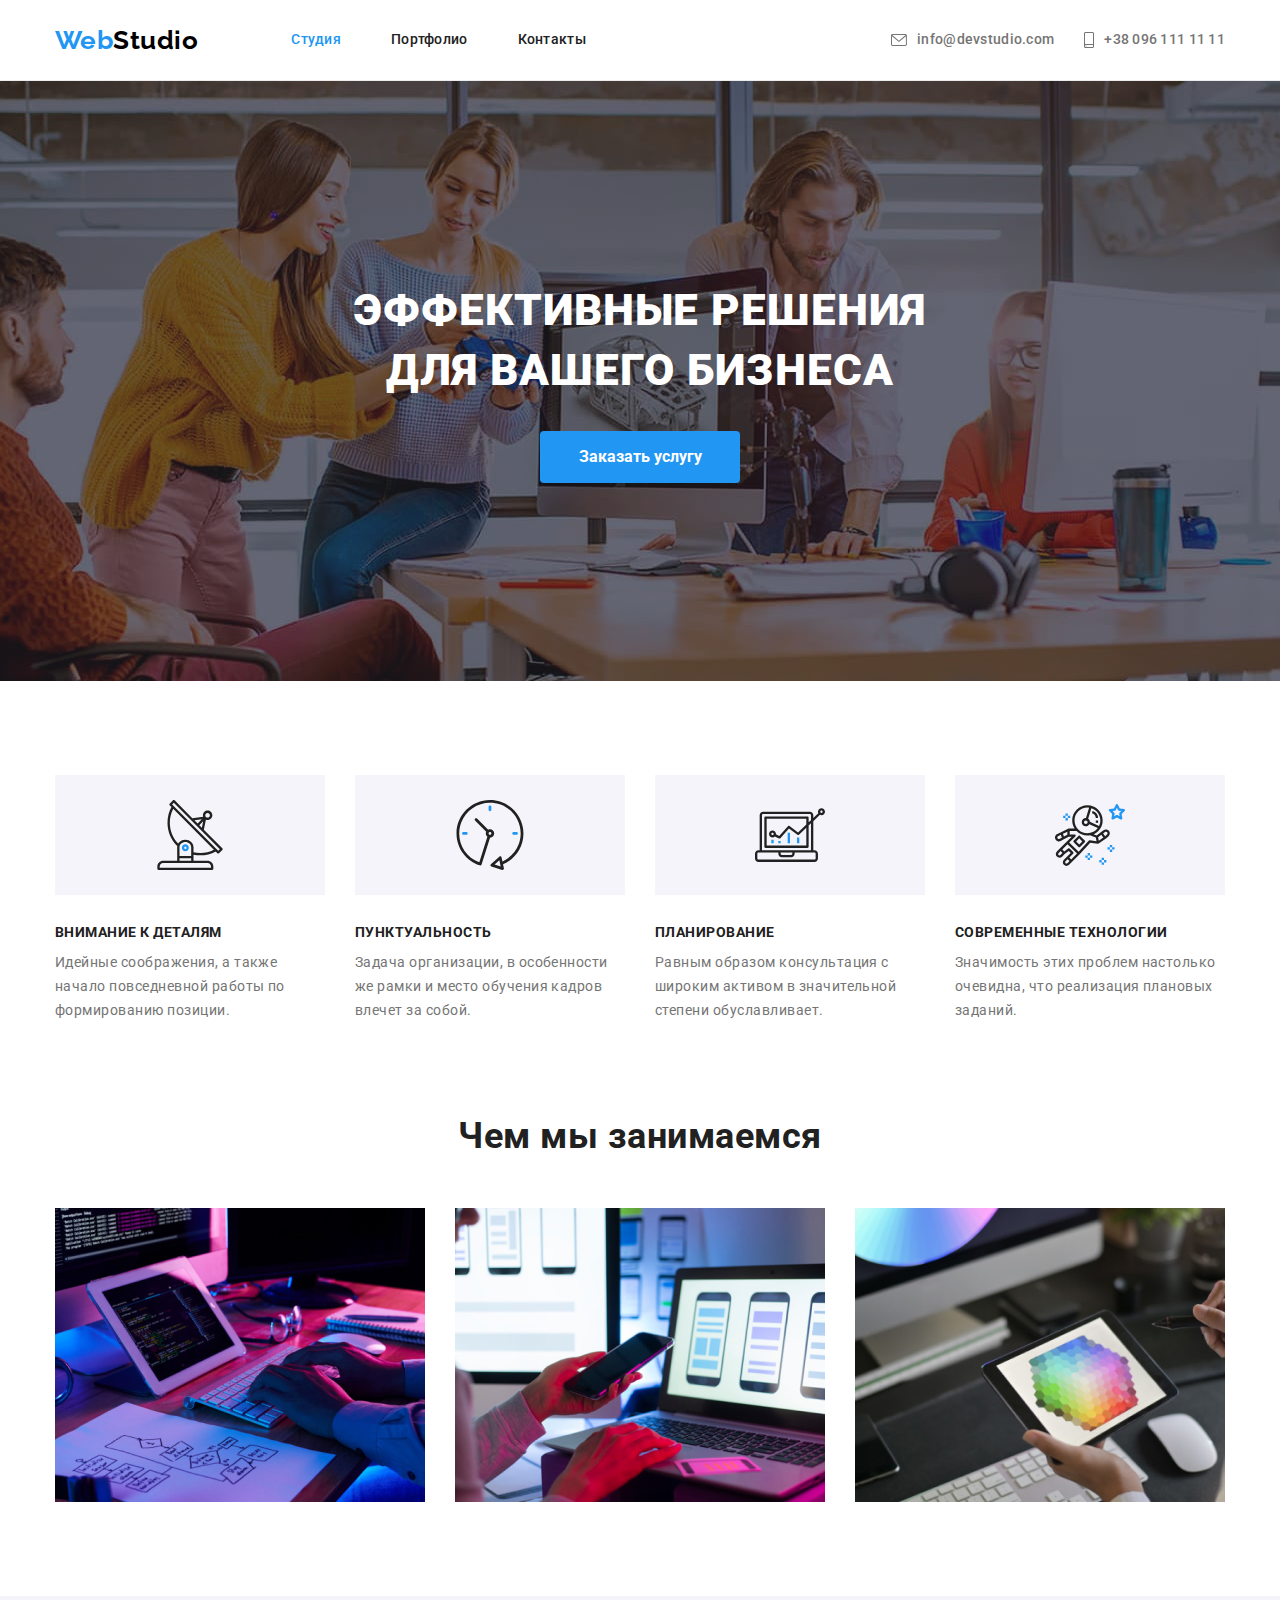
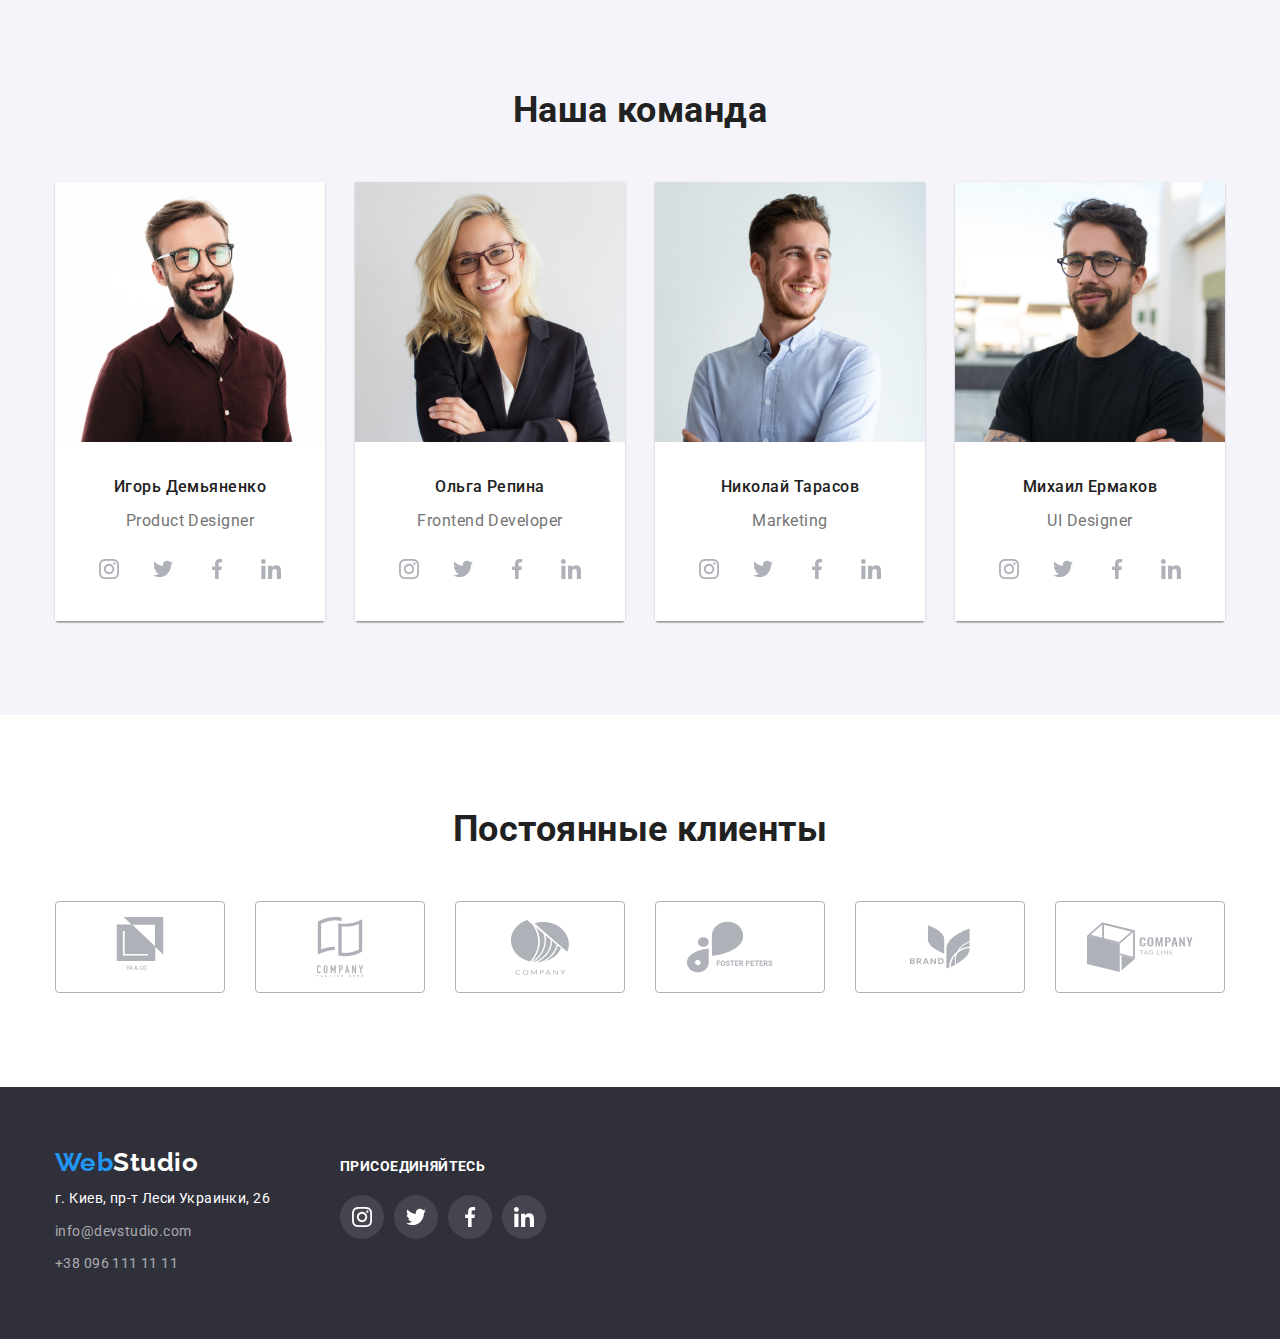
<file: index.html>
<!DOCTYPE html>
<html lang="ru">
<head>
    <meta charset="UTF-8" />
    <meta name="viewport" content="width=device-width, initial-scale=1.0" />
    <link rel="preconnect" href="https://fonts.gstatic.com">
    <link 
        href="https://fonts.googleapis.com/css2?family=Raleway:wght@700&family=Roboto:wght@400;500;700;900&display=swap"
        rel="stylesheet"
    >
    <link 
        rel="stylesheet" 
        href="https://cdnjs.cloudflare.com/ajax/libs/modern-normalize/0.6.0/modern-normalize.min.css" />
    <link rel="stylesheet" href="./css/styles.css" />
    <title>WebStudio</title>
</head>

<body class="page">
    <!-- Шапка сайта -->
    <header class="header">
        <div class="container header-container">
            <nav class="header-nav">
                <a href="./index.html" class="head-logo logo">
                    <span class="web-logo">Web</span>Studio
                </a>
            
                <ul class="site-nav-list list">
                    <li class="site-nav-item"><a href="./index.html" class="site-nav-link link current">Студия</a></li>
                    <li class="site-nav-item"><a href="./portfolio.html" class="site-nav-link link">Портфолио</a></li>
                    <li class="site-nav-item"><a href="" class="site-nav-link link">Контакты</a></li>
                </ul>
            </nav>
            
            <ul class="head-contacts-list list">
                <li class="head-contacts-item">
                    <a href="malito:info@devstudio.com" class="head-contacts-link link">
                        <svg class="head-contacts-icon envelope" width="16" height="12">
                            <use href="./images/icons.svg#icon-envelope"></use>
                        </svg>
                        info@devstudio.com
                    </a>
                </li>
                <li class="head-contacts-item">
                    <a href="tel:+380961111111" class="head-contacts-link link">
                        <svg class="head-contacts-icon" width="10" height="16">
                            <use href="./images/icons.svg#icon-smartphone"></use>
                        </svg>
                        +38 096 111 11 11
                    </a>
                </li>
            </ul>
        </div>
    </header>

    <main>
        <!-- Hero -->
        <section class="hero">
           <div class="container">
                <h1 class="hero-title">Эффективные решения <br /> для вашего бизнеса</h1>
                <button class="button" type="button">Заказать услугу</button>
           </div>
        </section>

        <!-- Характеристика компании -->
        <section class="section company-characteristics">
            <div class="container">
                <h2 hidden>Особенности компании</h2>
                <ul class="features-list list">
                    <li class="features-item item">
                        <div class="company-characteristics-icon">
                            <svg class="features-icon" width="70" height="70">
                                <use href="./images/icons.svg#icon-antenna1"></use>
                            </svg>
                        </div>
                        <h3 class="features-title title">Внимание к деталям</h3>
                        <p class="features-text">
                            Идейные соображения, а также начало повседневной работы по формированию позиции.
                        </p>
                    </li>
                    <li class="features-item item">
                        <div class="company-characteristics-icon">
                            <svg class="features-icon" width="70" height="70">
                                <use href="./images/icons.svg#icon-clock2"></use>
                            </svg>
                        </div>
                        <h3 class="features-title title">Пунктуальность</h3>
                        <p class="features-text">
                            Задача организации, в особенности же рамки и место обучения кадров влечет за собой.
                        </p>
                    </li>
                    <li class="features-item item">
                        <div class="company-characteristics-icon">
                            <svg class="features-icon" width="70" height="70">
                                <use href="./images/icons.svg#icon-diagram3"></use>
                            </svg>
                        </div>
                        <h3 class="features-title title">Планирование</h3>
                        <p class="features-text">
                            Равным образом консультация с широким активом в значительной степени обуславливает.
                        </p>
                    </li>
                    <li class="features-item item">
                        <div class="company-characteristics-icon">
                            <svg class="features-icon" width="70" height="70">
                                <use href="./images/icons.svg#icon-astronaut4"></use>
                            </svg>
                        </div>
                        <h3 class="features-title title">Современные технологии</h3>
                        <p class="features-text">
                            Значимость этих проблем настолько очевидна, что реализация плановых заданий.
                        </p>
                    </li>
                </ul>
            </div>
        </section>

        <!-- Род деятельности -->
        <section class="section occupation">
           <div class="container">
                <h2 class="occupation-title section-title">Чем мы занимаемся</h2>
                <ul class="occupation-list list">
                    <li class="occupation-item">
                        <img src="./images/main_occupation/box1.jpg" alt="Человек работает за ноутбуком с юз кейс диаграммой" width="370" height="294">
                    </li>
                    <li class="occupation-item">
                        <img src="./images/main_occupation/box2.jpg" alt="Фото макета мобильного приложения на экране ноутбука" width="370"
                            height="294">
                    </li>
                    <li class="occupation-item">
                        <img src="./images/main_occupation/box3.jpg" alt="Планшет с палитрой цветов" width="370" height="294">
                    </li>
                </ul>
           </div>
        </section>

        <!-- Команда -->
        <section class="section workers">
           <div class="container">
                <h2 class="section-title">Наша команда</h2>
                <ul class="workers-list list">
                    <li class="workers-list-item">
                        <article class="card">
                            <div class="card-img">
                                <img src="./images/main_workers/igor_demyanenko.jpg" alt="Фото Игоря Демьяненко" width="270" height="260">
                            </div>
                            <div class="card-content">
                                <h3 class="workers-list-title">Игорь Демьяненко</h3>
                                <p class="workers-list-text" lang="en">Product Designer</p>
                                <ul class="workers-icons-list list">
                                    <li class="workers-icons-list-item">
                                        <a href="" class="workers-icons-list-link link">
                                            <svg class="workers-icons-list-icon" width="20" height="20">
                                                <use href="./images/icons.svg#icon-instagram"></use>
                                            </svg>
                                        </a>
                                    </li>
                                    <li class="workers-icons-list-item">
                                        <a href="" class="workers-icons-list-link link">
                                            <svg class="workers-icons-list-icon" width="20" height="20">
                                                <use href="./images/icons.svg#icon-twitter"></use>
                                            </svg>
                                        </a>
                                    </li>
                                    <li class="workers-icons-list-item">
                                        <a href="" class="workers-icons-list-link link">
                                            <svg class="workers-icons-list-icon" width="20" height="20">
                                                <use href="./images/icons.svg#icon-facebook"></use>
                                            </svg>
                                        </a>
                                    </li>
                                    <li class="workers-icons-list-item">
                                        <a href="" class="workers-icons-list-link link"> 
                                            <svg class="workers-icons-list-icon" width="20" height="20">
                                                <use href="./images/icons.svg#icon-linkedin"></use>
                                            </svg>
                                        </a>
                                    </li>
                                </ul>
                            </div>
                        </article>
                    </li>
                    <li class="workers-list-item">
                        <article class="card">
                            <div class="card-img">
                                <img src="./images/main_workers/olga_repina.jpg" alt="Фото Ольги Репиной" width="270" height="260">
                            </div>
                            <div class="card-content">
                                <h3 class="workers-list-title">Ольга Репина</h3>
                                <p class="workers-list-text" lang="en">Frontend Developer</p>
                                <ul class="workers-icons-list list">
                                    <li class="workers-icons-list-item">
                                        <a href="" class="workers-icons-list-link link">
                                            <svg class="workers-icons-list-icon" width="20" height="20">
                                                <use href="./images/icons.svg#icon-instagram"></use>
                                            </svg>
                                        </a>
                                    </li>
                                    <li class="workers-icons-list-item">
                                        <a href="" class="workers-icons-list-link link">
                                            <svg class="workers-icons-list-icon" width="20" height="20">
                                                <use href="./images/icons.svg#icon-twitter"></use>
                                            </svg>
                                        </a>
                                    </li>
                                    <li class="workers-icons-list-item">
                                        <a href="" class="workers-icons-list-link link">
                                            <svg class="workers-icons-list-icon" width="20" height="20">
                                                <use href="./images/icons.svg#icon-facebook"></use>
                                            </svg>
                                        </a>
                                    </li>
                                    <li class="workers-icons-list-item">
                                        <a href="" class="workers-icons-list-link link">
                                            <svg class="workers-icons-list-icon" width="20" height="20">
                                                <use href="./images/icons.svg#icon-linkedin"></use>
                                            </svg>
                                        </a>
                                    </li>
                                </ul>
                            </div>
                        </article>
                    </li>
                    <li class="workers-list-item">
                        <article class="card">
                            <div class="card-img">
                                <img src="./images/main_workers/nikolay_tarasov.jpg" alt="Фото Николая Тарасова" width="270" height="260">
                            </div>
                            <div class="card-content">
                                <h3 class="workers-list-title">Николай Тарасов</h3>
                                <p class="workers-list-text" lang="en">Marketing</p>
                                <ul class="workers-icons-list list">
                                    <li class="workers-icons-list-item">
                                        <a href="" class="workers-icons-list-link link">
                                            <svg class="workers-icons-list-icon" width="20" height="20">
                                                <use href="./images/icons.svg#icon-instagram"></use>
                                            </svg>
                                        </a>
                                    </li>
                                    <li class="workers-icons-list-item">
                                        <a href="" class="workers-icons-list-link link">
                                            <svg class="workers-icons-list-icon" width="20" height="20">
                                                <use href="./images/icons.svg#icon-twitter"></use>
                                            </svg>
                                        </a>
                                    </li>
                                    <li class="workers-icons-list-item">
                                        <a href="" class="workers-icons-list-link link">
                                            <svg class="workers-icons-list-icon" width="20" height="20">
                                                <use href="./images/icons.svg#icon-facebook"></use>
                                            </svg>
                                        </a>
                                    </li>
                                    <li class="workers-icons-list-item">
                                        <a href="" class="workers-icons-list-link link">
                                            <svg class="workers-icons-list-icon" width="20" height="20">
                                                <use href="./images/icons.svg#icon-linkedin"></use>
                                            </svg>
                                        </a>
                                    </li>
                                </ul>
                            </div>
                        </article>
                    </li>
                    <li class="workers-list-item">
                        <article class="card">
                            <div class="card-img">
                                <img src="./images/main_workers/mikhail_ermakov.jpg" alt="Фото Михаила Ермакова" width="270" height="260">
                            </div>
                            <div class="card-content">
                                <h3 class="workers-list-title">Михаил Ермаков</h3>
                                <p class="workers-list-text" lang="en">UI Designer</p>
                                <ul class="workers-icons-list list">
                                    <li class="workers-icons-list-item">
                                        <a href="" class="workers-icons-list-link link">
                                            <svg class="workers-icons-list-icon" width="20" height="20">
                                                <use href="./images/icons.svg#icon-instagram"></use>
                                            </svg>
                                        </a>
                                    </li>
                                    <li class="workers-icons-list-item">
                                        <a href="" class="workers-icons-list-link link">
                                            <svg class="workers-icons-list-icon" width="20" height="20">
                                                <use href="./images/icons.svg#icon-twitter"></use>
                                            </svg>
                                        </a>
                                    </li>
                                    <li class="workers-icons-list-item">
                                        <a href="" class="workers-icons-list-link link">
                                            <svg class="workers-icons-list-icon" width="20" height="20">
                                                <use href="./images/icons.svg#icon-facebook"></use>
                                            </svg>
                                        </a>
                                    </li>
                                    <li class="workers-icons-list-item">
                                        <a href="" class="workers-icons-list-link link">
                                            <svg class="workers-icons-list-icon" width="20" height="20">
                                                <use href="./images/icons.svg#icon-linkedin"></use>
                                            </svg>
                                        </a>
                                    </li>
                                </ul>
                            </div>
                        </article>
                    </li>
                </ul>
           </div>
        </section>

        <!-- Постоянные клиенты -->
        <section class="section clients">
            <div class="container">
                <h2 class="section-title">Постоянные клиенты</h2>
                <ul class="clients-list list">
                    <li class="clients-list-item">
                        <a href="" class="clients-list-link link">
                            <svg class="clients-list-icon">
                                <use href="./images/icons.svg#icon-client1"></use>
                            </svg>
                        </a>
                    </li>
                    <li class="clients-list-item">
                        <a href="" class="clients-list-link link">
                            <svg class="clients-list-icon">
                                <use href="./images/icons.svg#icon-client2"></use>
                            </svg>
                        </a>
                    </li>
                    <li class="clients-list-item">
                        <a href="" class="clients-list-link link">
                            <svg class="clients-list-icon">
                                <use href="./images/icons.svg#icon-client3"></use>
                            </svg>
                        </a>
                    </li>
                    <li class="clients-list-item">
                        <a href="" class="clients-list-link link">
                            <svg class="clients-list-icon">
                                <use href="./images/icons.svg#icon-client4"></use>
                            </svg>
                        </a>
                    </li>
                    <li class="clients-list-item">
                        <a href="" class="clients-list-link link">
                            <svg class="clients-list-icon">
                                <use href="./images/icons.svg#icon-client5"></use>
                            </svg>
                        </a>
                    </li>
                    <li class="clients-list-item">
                        <a href="" class="clients-list-link link">
                            <svg class="clients-list-icon">
                                <use href="./images/icons.svg#icon-client6"></use>
                            </svg>
                        </a>
                    </li>
                </ul>
            </div>
        </section>
    </main>

    <!-- Footer -->
    <footer class="footer">
        <div class="container footer-container">
            <div class="footer-contacts-container">
                <a href="./index.html" class="foot-logo logo">
                    <span class="web-logo">Web</span>Studio
                </a>
                
                <address class="foot-address">
                    г. Киев, пр-т Леси Украинки, 26
                </address>
                
                <address class="foot-contacts">
                    <a href="malito:info@devstudio.com" class="link">info@devstudio.com</a>
                    <a href="tel:+380961111111" class="link">+38 096 111 11 11</a>
                </address>
            </div>
            <div class="footer-social-networks-container">
                <h2 class="footer-social-networks-title">присоединяйтесь</h2>
                <ul class="social-networks-list list">
                    <li class="social-networks-list-item">
                        <a href="" class="social-networks-list-link link">
                            <svg class="social-networks-list-icon instagram" width="20" height="20">
                                <use href="./images/icons.svg#icon-instagram2"></use>
                            </svg>
                        </a>
                    </li>
                    <li class="social-networks-list-item">
                        <a href="" class="social-networks-list-link link">
                            <svg class="social-networks-list-icon twitter" width="20" height="20">
                                <use href="./images/icons.svg#icon-twitter2"></use>
                            </svg>
                        </a>
                    </li>
                    <li class="social-networks-list-item">
                        <a href="" class="social-networks-list-link link">
                            <svg class="social-networks-list-icon facebook" width="20" height="20">
                                <use href="./images/icons.svg#icon-facebook2"></use>
                            </svg>
                        </a>
                    </li>
                    <li class="social-networks-list-item">
                        <a href="" class="social-networks-list-link link">
                            <svg class="social-networks-list-icon linkedin" width="20" height="20">
                                <use href="./images/icons.svg#icon-linkedin2"></use>
                            </svg>
                        </a>
                    </li>
                </ul>
            </div>
        </div>
    </footer>
</body>
</html>
</file>
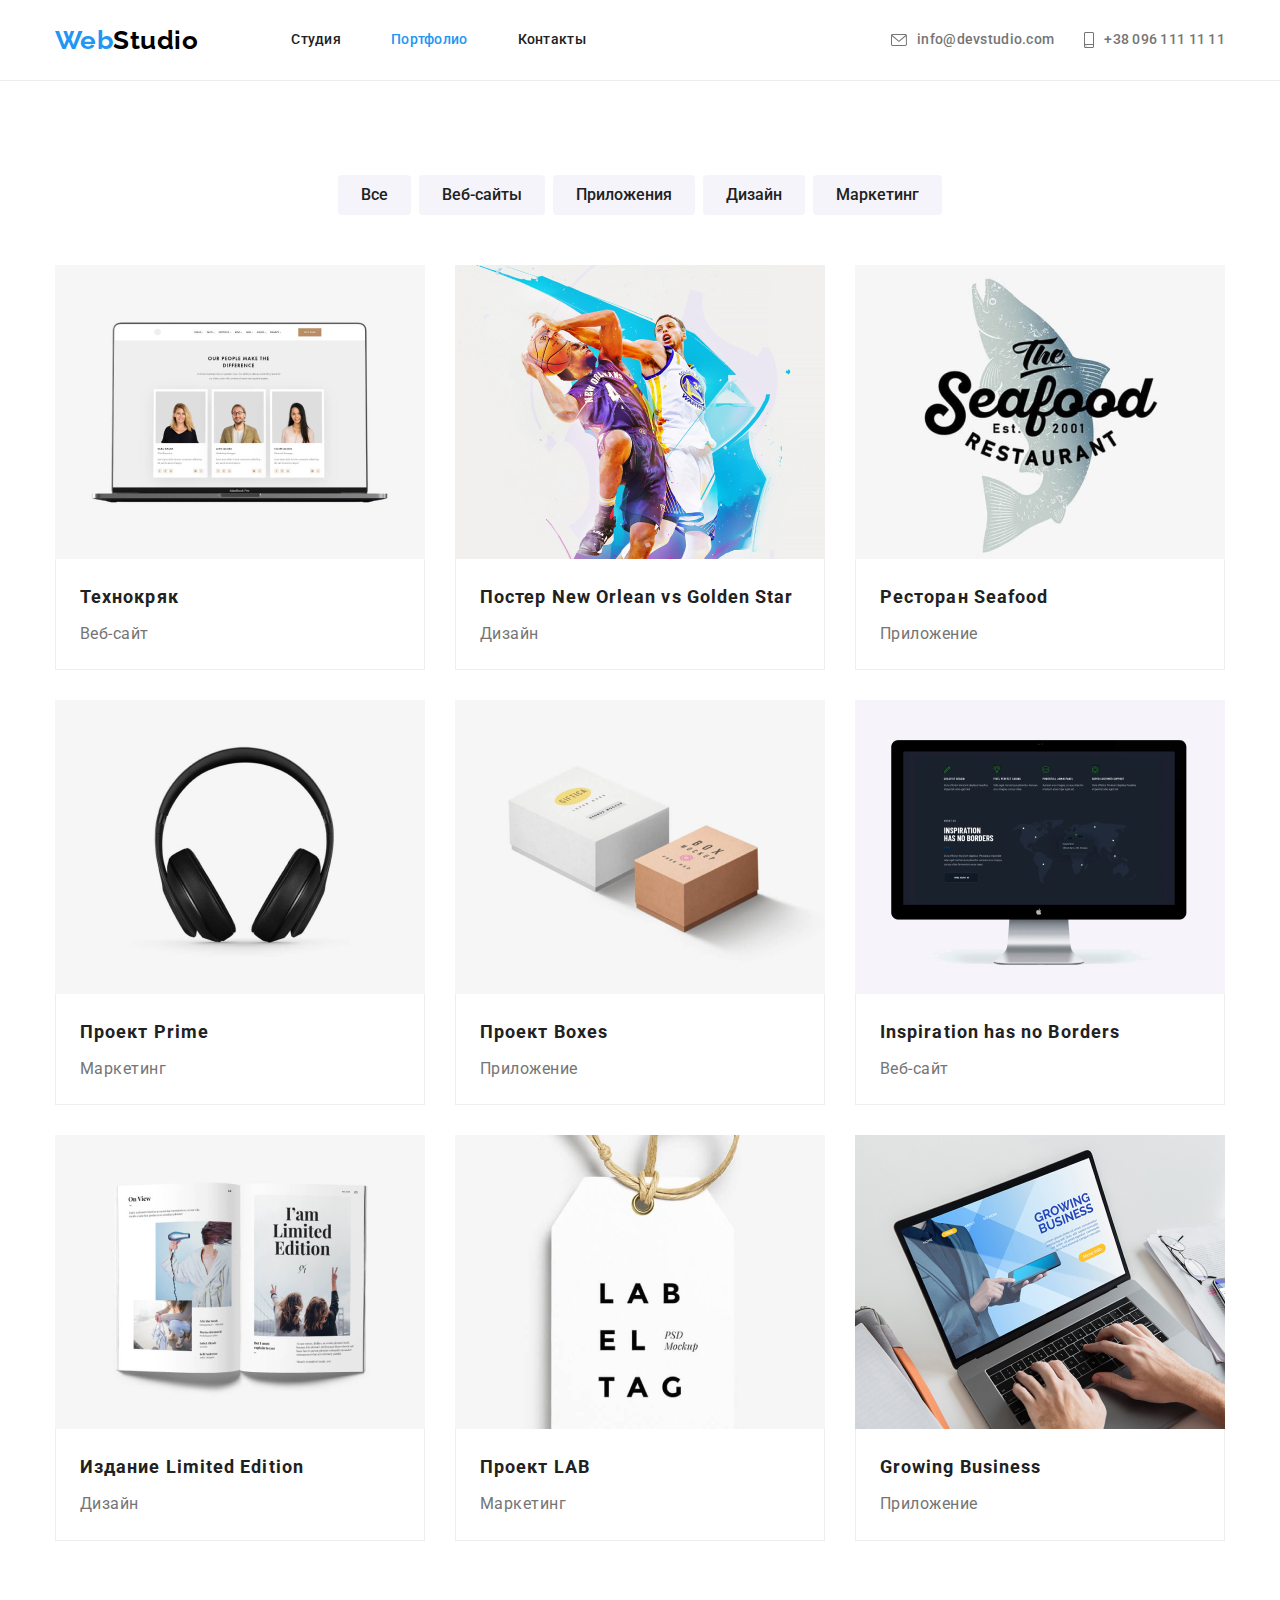
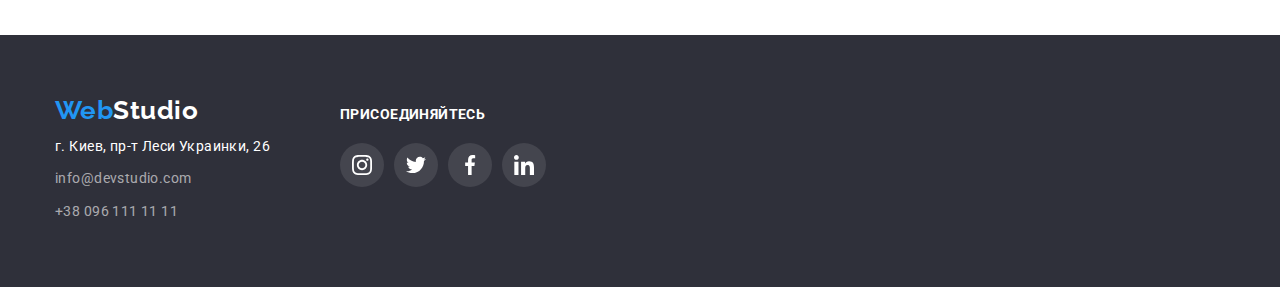
<file: portfolio.html>
<!DOCTYPE html>
<html lang="ru">
<head>
    <meta charset="UTF-8" />
    <meta name="viewport" content="width=device-width, initial-scale=1.0" />
    <link 
        href="https://fonts.googleapis.com/css2?family=Raleway:wght@700&family=Roboto:wght@400;500;700;900&display=swap"
        rel="stylesheet"
    >
    <link 
        rel="stylesheet" 
        href="https://cdnjs.cloudflare.com/ajax/libs/modern-normalize/0.6.0/modern-normalize.min.css" />
    <link rel="stylesheet" href="./css/styles.css" />
    <title>Портфолио</title>
</head>

<body class="page">
    <!-- Шапка сайта -->
    <header class="header">
        <div class="container header-container">
            <nav class="header-nav">
                <a href="./index.html" class="head-logo logo">
                    <span class="web-logo">Web</span>Studio
                </a>

                <ul class="site-nav-list list">
                    <li class="site-nav-item"><a href="./index.html" class="site-nav-link link">Студия</a></li>
                    <li class="site-nav-item"><a href="./portfolio.html" class="site-nav-link link current">Портфолио</a></li>
                    <li class="site-nav-item"><a href="" class="site-nav-link link">Контакты</a></li>
                </ul>
            </nav>

            <ul class="head-contacts-list list">
                <li class="head-contacts-item">
                    <a href="malito:info@devstudio.com" class="head-contacts-link link">
                        <svg class="head-contacts-icon envelope" width="16" height="12">
                            <use href="./images/icons.svg#icon-envelope"></use>
                        </svg>
                        info@devstudio.com
                    </a>
                </li>
                <li class="head-contacts-item">
                    <a href="tel:+380961111111" class="head-contacts-link link">
                        <svg class="head-contacts-icon" width="10" height="16">
                            <use href="./images/icons.svg#icon-smartphone"></use>
                        </svg>
                        +38 096 111 11 11
                    </a>
                </li>
            </ul>
        </div>
    </header>

    <main>
    <!--Наши проекты-->
        <section class="section">
            <h1 hidden>Наши проекты</h1>
            <div class="container">
                <ul class="buttons-list list">
                    <li class="buttons-list-item">
                        <button type="button">Все</button>
                    </li>
                    <li class="buttons-list-item">
                        <button type="button">Веб-сайты</button>
                    </li>
                    <li class="buttons-list-item">
                        <button type="button">Приложения</button>
                    </li>
                    <li class="buttons-list-item"> 
                        <button type="button">Дизайн</button>
                    </li>
                    <li class="buttons-list-item">
                        <button type="button">Маркетинг</button>
                    </li>
                </ul>

                <ul class="projects-list list">
                    <li class="projects-list-item">
                        <article class="card">
                            <div class="card-img">
                                <img src="./images/portfolio/project1.jpg" alt="Ноутбук с картинкой веб-сайта" width="370" height="294">
                            </div>

                            <div class="card-content">
                                <h2 class="title">Технокряк</h2>
                                <p class="text">Веб-сайт</p>
                            </div>
                        </article>
                    </li>
                    <li class="projects-list-item">
                        <article class="card">
                            <div class="card-img">
                                <img src="./images/portfolio/project2.jpg" alt="Два игрока баскетбола в разгар игры" width="370" height="294">
                            </div>
                    
                            <div class="card-content">
                                <h2 class="title">Постер New Orlean vs Golden Star</h2>
                                <p class="text">Дизайн</p>
                            </div>
                        </article>
                    </li>
                    <li class="projects-list-item">
                        <article class="card">
                            <div class="card-img">
                                <img src="./images/portfolio/project3.jpg" alt="Лого ресторана" width="370" height="294">
                            </div>
                    
                            <div class="card-content">
                                <h2 class="title">Ресторан Seafood</h2>
                                <p class="text">Приложение</p>
                            </div>
                        </article>
                    </li>
                    <li class="projects-list-item">
                        <article class="card">
                            <div class="card-img">
                                <img src="./images/portfolio/project4.jpg" alt="Наушники" width="370" height="294">
                            </div>
                    
                            <div class="card-content">
                                <h2 class="title">Проект Prime</h2>
                                <p class="text">Маркетинг</p>
                            </div>
                        </article>
                    </li>
                    <li class="projects-list-item">
                        <article class="card">
                            <div class="card-img">
                                <img src="./images/portfolio/project5.jpg" alt="Белая и розовая коробки" width="370" height="294">
                            </div>
                    
                            <div class="card-content">
                                <h2 class="title">Проект Boxes</h2>
                                <p class="text">Приложение</p>
                            </div>
                        </article>
                    </li>
                    <li class="projects-list-item">
                        <article class="card">
                            <div class="card-img">
                                <img src="./images/portfolio/project6.jpg" alt="Монитор компьютера" width="370" height="294">
                            </div>
                    
                            <div class="card-content">
                                <h2 class="title" lang="en">Inspiration has no Borders</h2>
                                <p class="text">Веб-сайт</p>
                            </div>
                        </article>
                    </li>
                    <li class="projects-list-item">
                        <article class="card">
                            <div class="card-img">
                                <img src="./images/portfolio/project7.jpg" alt="Разворот журнала" width="370" height="294">
                            </div>
                    
                            <div class="card-content">
                                <h2 class="title">Издание Limited Edition</h2>
                                <p class="text">Дизайн</p>
                            </div>
                        </article>
                    </li>
                    <li class="projects-list-item">
                        <article class="card">
                            <div class="card-img">
                                <img src="./images/portfolio/project8.jpg" alt="Бирка с логотипом" width="370" height="294">
                            </div>
                    
                            <div class="card-content">
                                <h2 class="title">Проект LAB</h2>
                                <p class="text">Маркетинг</p>
                            </div>
                        </article>
                    </li>
                    <li class="projects-list-item">
                        <article class="card">
                            <div class="card-img">
                                <img src="./images/portfolio/project9.jpg" alt="Человек работает за ноутбуком" width="370" height="294">
                            </div>
                
                            <div class="card-content">
                                <h2 class="title" lang="en">Growing Business</h2>
                                <p class="text">Приложение</p>
                            </div>
                        </article>
                    </li>
                </ul>
            </div>
        </section>
    </main>
    
    <!-- Footer -->
    <footer class="footer">
        <div class="container footer-container">
            <div class="footer-contacts-container">
                <a href="./index.html" class="foot-logo logo">
                    <span class="web-logo">Web</span>Studio
                </a>
    
                <address class="foot-address">
                    г. Киев, пр-т Леси Украинки, 26
                </address>
    
                <address class="foot-contacts">
                    <a href="malito:info@devstudio.com" class="link">info@devstudio.com</a>
                    <a href="tel:+380961111111" class="link">+38 096 111 11 11</a>
                </address>
            </div>
            <div class="footer-social-networks-container">
                <h2 class="footer-social-networks-title">присоединяйтесь</h2>
                <ul class="social-networks-list list">
                    <li class="social-networks-list-item">
                        <a href="" class="social-networks-list-link link">
                            <svg class="social-networks-list-icon instagram" width="20" height="20">
                                <use href="./images/icons.svg#icon-instagram2"></use>
                            </svg>
                        </a>
                    </li>
                    <li class="social-networks-list-item">
                        <a href="" class="social-networks-list-link link">
                            <svg class="social-networks-list-icon twitter" width="20" height="20">
                                <use href="./images/icons.svg#icon-twitter2"></use>
                            </svg>
                        </a>
                    </li>
                    <li class="social-networks-list-item">
                        <a href="" class="social-networks-list-link link">
                            <svg class="social-networks-list-icon facebook" width="20" height="20">
                                <use href="./images/icons.svg#icon-facebook2"></use>
                            </svg>
                        </a>
                    </li>
                    <li class="social-networks-list-item">
                        <a href="" class="social-networks-list-link link">
                            <svg class="social-networks-list-icon linkedin" width="20" height="20">
                                <use href="./images/icons.svg#icon-linkedin2"></use>
                            </svg>
                        </a>
                    </li>
                </ul>
            </div>
        </div>
    </footer>
</body>
</html>
</file>
<file: css/styles.css>
/* 
main background #ffffff
hero and footer
background      #2f303a
accent, "Web"   #2196f3
"Studio"        #000000
headers         #212121
text            #757575
footer contacts #fff 60% 
portfolio button 
background      #f5f4fa
*/

:root {
  --primary-white-color: #fff;
  --secondary-background-color: #2f303a;
  --accent-color: #2196f3;
  --headers-color: #212121;
  --text-color: #757575;
  --third-background-color: #f5f4fa;
  --black-text-color: #000;
  --details-grey-color: #afb1b8;

  --projects-list-gap: 30px;
  --portfolio-card-border: 1px solid #eeeeee;
  --main-text: Roboto, sans-serif;
}

.page {
  color: var(--text-color);
  background-color: var(--primary-white-color);
  font-family: var(--main-text);
  letter-spacing: 0.03em;
}

h1,
h2,
h3,
p {
  margin: 0;
}

.list {
  padding: 0;
  margin: 0;
  list-style: none;
}

img {
  display: block;
  max-width: 100%;
  height: auto;
}

.link {
  text-decoration: none;
  color: inherit;
}

/* Container */
.container {
  margin-left: auto;
  margin-right: auto;
  padding-left: 15px;
  padding-right: 15px;
  width: 1200px;
}

/* ======================= HEADER ====================== */
.header {
  border-bottom: 1px solid #ececec;
}

.header-container {
  display: flex;
  margin-bottom: 0;
  align-items: center;
  justify-content: space-between;
}

.header-nav {
  display: flex;
  align-items: center;
}

/* ~~~~~~ Logo ~~~~~~ */
.logo {
  font-family: Raleway, sans-serif;
  font-weight: 700;
  font-size: 26px;
  line-height: 1.19;
  text-decoration: none;
}

.web-logo {
  color: var(--accent-color);
}

/* ~~~~~~~ header logo ~~~~~~~ */
.head-logo {
  color: var(--black-text-color);
}

/* ~~~~~~~ site navigation ~~~~~~~ */
.site-nav-list {
  display: flex;
  margin-left: 93px;
}

.site-nav-item:not(:last-child) {
  margin-right: 50px;
}

.site-nav-link {
  display: block;
  padding-top: 32px;
  padding-bottom: 32px;

  font-weight: 500;
  font-size: 14px;
  line-height: 1.14;
  color: var(--headers-color);
  letter-spacing: 0.02em;
  text-decoration: none;
}

.site-nav-link:hover,
.site-nav-link:focus {
  color: var(--accent-color);
}

.site-nav-link.current {
  color: var(--accent-color);
}

/* ~~~~~~~ Head Contacts ~~~~~~~ */
.head-contacts-list {
  display: flex;
  margin-left: auto;
}

.head-contacts-item:not(:last-child) {
  margin-right: 30px;
}

.head-contacts-link {
  display: flex;
  padding-top: 32px;
  padding-bottom: 32px;

  font-weight: 500;
  font-size: 14px;
  line-height: 1.14;
  color: var(--text-color);
  letter-spacing: 0.02em;
  text-decoration: none;
  align-items: center;
  justify-content: center;
}

.head-contacts-link:hover,
.head-contacts-link:focus {
  color: var(--accent-color);
}

/* ~~~~~~ Head Contacts Icons ~~~~~~ */
.head-contacts-icon {
  fill: var(--text-color);
  margin-right: 10px;
}

.head-contacts-link:hover svg,
.head-contacts-link:focus svg {
  fill: var(--accent-color);
}

/* ===================== MAIN ====================== */
.section {
  padding-top: 94px;
  padding-bottom: 94px;
}

/* ===================== Hero ===================== */
.hero {
  padding-top: 200px;
  padding-bottom: 200px;

  text-align: center;
  background-color: var(--secondary-background-color);
  letter-spacing: 0.06em;

  /* ~~~~~~~ Background image ~~~~~~~ */
  margin-left: auto;
  margin-right: auto;
  max-width: 1600px;
  height: 600px;

  background-image: linear-gradient(to right, rgba(47, 48, 58, 0.4), rgba(47, 48, 58, 0.4)),
    url(../images/hero.jpg);
  background-repeat: no-repeat;
  background-position: center;
  background-size: cover;
}

.hero-title {
  margin-top: 0;
  margin-bottom: 30px;

  font-weight: 900;
  font-size: 44px;
  line-height: 1.36;
  color: var(--primary-white-color);

  text-transform: uppercase;
}

.button {
  display: inline-block;
  min-width: 200px;

  font-family: inherit;
  font-weight: 700;
  font-size: 16px;
  line-height: 1.9;
  color: var(--primary-white-color);
  text-align: center;

  background-color: var(--accent-color);
  border: 1px solid transparent;
  border-radius: 4px;
  padding: 10px 32px;

  cursor: pointer;
}

/* ================ Характеристика компании ================ */
.features-list {
  display: flex;
}

.features-list .item {
  width: 270px;
}

.features-list .item:not(:last-child) {
  margin-right: 30px;
}

/* ~~~~~~ Company Characteristics Icons ~~~~~~ */
.company-characteristics-icon {
  display: flex;
  margin-bottom: 30px;
  width: 270px;
  height: 120px;
  background-color: var(--third-background-color);
  align-items: center;
  justify-content: center;
}

.features-title {
  margin-top: 0;
  margin-bottom: 10px;

  font-size: 14px;
  line-height: 1.14;
  color: var(--headers-color);

  text-transform: uppercase;
}

.features-text {
  font-size: 14px;
  line-height: 1.7;
}

/* ================== Род деятельности ================== */
.section.occupation {
  padding-top: 0;
}

.section-title {
  margin-top: 0;
  margin-bottom: 50px;

  font-size: 36px;
  line-height: 1.16;
  color: var(--headers-color);
  text-align: center;
}

.occupation-list {
  display: flex;
}

.occupation-item {
  margin-bottom: 0;
  width: calc((100% - 60px) / 3);
}

.occupation-item:not(:last-child) {
  margin-right: 30px;
}

/* ======================= Команда ===================== */
.section.workers {
  background-color: var(--third-background-color);
}

.workers-list {
  display: flex;
}

.workers-list-item {
  width: calc((100% - 90px) / 4);
}

.workers-list-item:not(:last-child) {
  margin-right: 30px;
}

.workers-list-title {
  color: var(--headers-color);

  font-weight: 500;
  font-size: 16px;
  line-height: 1.9;
}

.workers-list-text {
  margin-top: 10px;
  font-size: 16px;
  line-height: 1.18;
}

/* ~~~~~~~ Workers Cards ~~~~~~~ */
.workers-list .card {
  box-shadow: 0px 1px 3px rgba(0, 0, 0, 0.12), 0px 1px 1px rgba(0, 0, 0, 0.14),
    0px 2px 1px rgba(0, 0, 0, 0.2);
  border-radius: 0px 0px 4px 4px;
}

.workers-list .card-content {
  padding-top: 30px;
  padding-bottom: 30px;
  text-align: center;
  background-color: var(--primary-white-color);
}

/* ~~~~~~ Workers Icons List ~~~~~~ */
.workers-icons-list {
  display: flex;
  justify-content: center;
  margin-top: 16px;
}

.workers-icons-list-item:not(:last-child) {
  margin-right: 10px;
}

.workers-icons-list-link {
  display: flex;
  width: 44px;
  height: 44px;
  border-radius: 50%;
  align-items: center;
  justify-content: center;
}

.workers-icons-list-link:hover,
.workers-icons-list-link:focus {
  background-color: var(--accent-color);
}

.workers-icons-list-link:hover svg {
  fill: #fff;
}

.workers-icons-list-link:focus svg {
  fill: #fff;
}

.workers-icons-list-icon {
  fill: var(--details-grey-color);
  align-items: center;
}

.workers-icons-list-icon:hover,
.workers-icons-list-icon:focus {
  fill: #fff;
}

/* ====================== Постоянные Клиенты ===================== */
.clients-list {
  display: flex;
}

.clients-list-link {
  display: flex;
  width: 170px;
  height: 92px;
  border: 1px solid var(--details-grey-color);
  border-radius: 4px;
  align-items: center;
  justify-content: center;
}

.clients-list-link:hover,
.clients-list-link:focus {
  border: 1px solid var(--accent-color);
}

.clients-list-item:not(:last-child) {
  margin-right: 30px;
}

.clients-list-icon {
  width: 106px;
  height: 60px;
  fill: var(--details-grey-color);
}

.clients-list-icon:hover,
.clients-list-icon:focus {
  fill: var(--accent-color);
}

.clients-list-link:hover svg,
.clients-list-link:focus svg {
  fill: var(--accent-color);
}

/* =========================== FOOTER =========================== */
.footer {
  background-color: var(--secondary-background-color);

  font-size: 14px;
  line-height: 1.7;
}

.footer-container {
  display: flex;
}

.footer-contacts-container {
  display: flex;
  flex-direction: column;
}

/* ~~~~~~~ footer logo ~~~~~~~ */
.footer-contacts-container {
  padding-top: 60px;
  padding-bottom: 60px;
}

.foot-logo {
  color: var(--primary-white-color);
}

.foot-address {
  margin-top: 9px;

  font-style: normal;
  font-size: 14px;
  line-height: 1.7;
  letter-spacing: 0.03em;
  color: var(--primary-white-color);
}

.foot-contacts {
  display: flex;
  flex-direction: column;
}

.foot-contacts .link {
  display: block;
  margin-top: 9px;

  font-style: normal;
  font-size: 14px;
  line-height: 1.7;
  letter-spacing: 0.03em;
  color: rgba(255, 255, 255, 0.6);

  text-decoration: none;
}

.foot-contacts .link:hover,
.foot-contacts .link:focus {
  color: var(--accent-color);
}

/* ~~~~~~ Social Networks Icons ~~~~~~ */
.footer-social-networks-title {
  font-size: 14px;
  line-height: 1.14;
  letter-spacing: 0.03em;
  color: var(--primary-white-color);
  text-transform: uppercase;
}

.footer-social-networks-container {
  display: flex;
  flex-direction: column;
  padding-top: 72px;
  padding-bottom: 100px;
  margin-left: 70px;
}

.social-networks-list {
  display: flex;
  justify-content: space-between;
  margin-top: 20px;
}

.social-networks-list-item:not(:last-child) {
  margin-right: 10px;
}

.social-networks-list-link {
  display: flex;
  width: 44px;
  height: 44px;
  border-radius: 50%;
  background-color: rgba(255, 255, 255, 0.1);
  align-items: center;
  justify-content: center;
}

.social-networks-list-link:hover,
.social-networks-list-link:focus {
  background-color: var(--accent-color);
}

.social-networks-list-icon {
  fill: var(--primary-white-color);
}

/* ========================== PORTFOLIO ====================== */
/* ~~~~~~~ Buttons ~~~~~~~ */
.buttons-list {
  display: flex;
  margin-bottom: 50px;
  justify-content: center;
}

.buttons-list button {
  display: inline-block;
  min-width: 73px;

  font-weight: 500;
  font-size: 16px;
  line-height: 1.6;
  color: var(--headers-color);
  text-align: center;

  background-color: var(--third-background-color);
  border: 1px solid transparent;
  border-radius: 4px;
  padding: 6px 22px;

  cursor: pointer;
}

.buttons-list-item:not(:last-child) {
  margin-right: 8px;
}

.buttons-list button:hover,
.buttons-list button:focus {
  color: var(--primary-white-color);
  background-color: var(--accent-color);
  box-shadow: 0px 3px 1px rgba(0, 0, 0, 0.1), 0px 1px 2px rgba(0, 0, 0, 0.08),
    0px 2px 2px rgba(0, 0, 0, 0.12);
}

/* ~~~~~~~ Projects ~~~~~~~ */
.projects-list {
  display: flex;
  flex-wrap: wrap;
  margin-left: calc(-1 * var(--projects-list-gap));
  margin-top: calc(-1 * var(--projects-list-gap));
}

.projects-list-item {
  flex-basis: calc(100% / 3 - var(--projects-list-gap));
  margin-left: var(--projects-list-gap);
  margin-top: var(--projects-list-gap);

  cursor: pointer;
}

.projects-list .title {
  color: var(--headers-color);
  font-size: 18px;
  line-height: 2;
  letter-spacing: 0.06em;
}

.projects-list .text {
  margin-top: 4px;
  font-size: 16px;
  line-height: 1.9;
}

/* ~~~~~~~ Projects Cards ~~~~~~~ */
.projects-list .card-content {
  padding: 20px 24px;
  border-right: var(--portfolio-card-border);
  border-bottom: var(--portfolio-card-border);
  border-left: var(--portfolio-card-border);
}

.projects-list-item:hover,
.projects-list-item:focus {
  box-shadow: 0px 1px 1px rgba(0, 0, 0, 0.12), 0px 4px 4px rgba(0, 0, 0, 0.06),
    1px 4px 6px rgba(0, 0, 0, 0.16);
}
</file>
